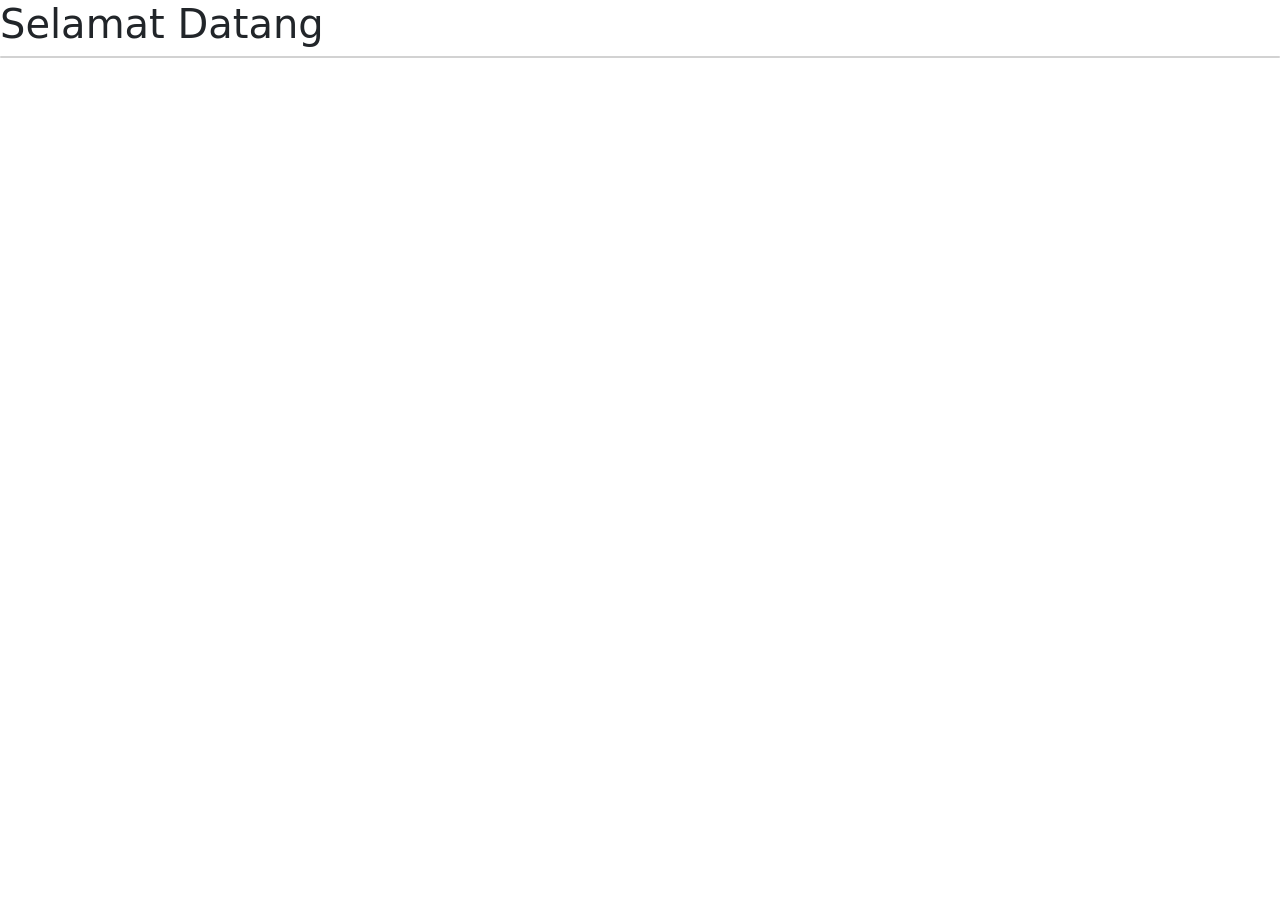
<file: Xavier Pasha I,/index.html>
<!DOCTYPE html>
<html lang="en">
<head>
    <meta charset="UTF-8">
    <meta name="viewport" content="width=device-width, initial-scale=1.0">
    <title>Document</title>
    <link rel="stylesheet" href="css/bootstrap.min.css">
</head>
<body>
    <h1>Selamat Datang</h1>
    <script src="js/bootstrap.min.js"></script>
     <div class="card register">
        
</body>
</html>
</file>
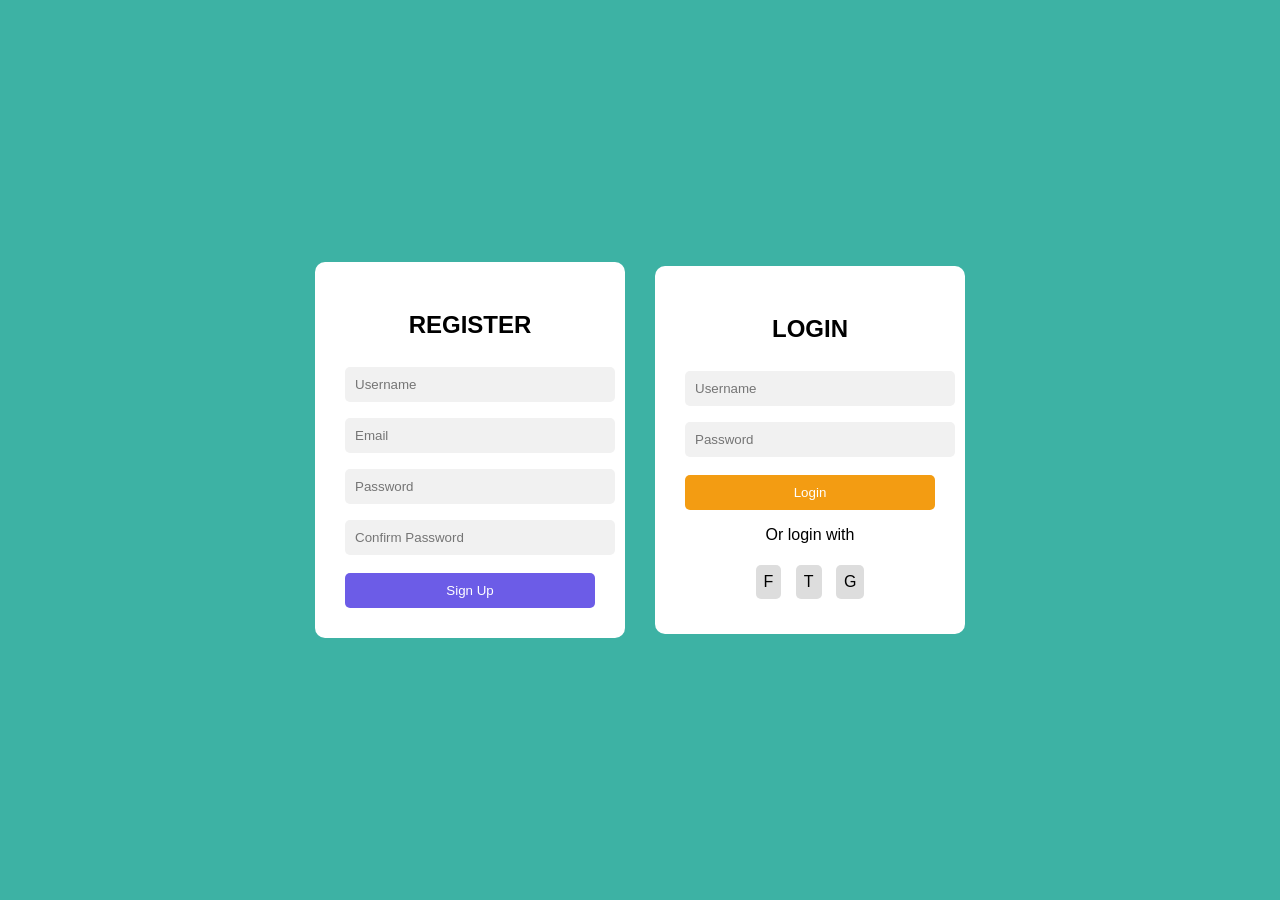
<file: Xavier Pasha I,/Xavier.html>
<!DOCTYPE html>
<html lang="en">
<head>
    <meta charset="UTF-8">
    <title>Form Login Register</title>
    <link rel="stylesheet" href="style.css">
</head>
<body>

<div class="container">
    
    <!-- REGISTER -->
    <div class="card register">
        <h2>REGISTER</h2>
        <input type="text" placeholder="Username">
        <input type="email" placeholder="Email">
        <input type="password" placeholder="Password">
        <input type="password" placeholder="Confirm Password">
        <button>Sign Up</button>
    </div>

    <!-- LOGIN -->
    <div class="card login">
        <h2>LOGIN</h2>
        <input type="text" placeholder="Username">
        <input type="password" placeholder="Password">
        <button>Login</button>

        <div class="social">
            <p>Or login with</p>
            <div class="icons">
                <span>F</span>
                <span>T</span>
                <span>G</span>
            </div>
        </div>
    </div>

</div>

</body>
</html>
</file>
<file: Xavier Pasha I,/style.css>
body {
    margin: 0;
    font-family: Arial, sans-serif;
    background: #3db2a4;
}

.container {
    display: flex;
    justify-content: center;
    align-items: center;
    height: 100vh;
    gap: 30px;
}

.card {
    background: white;
    padding: 30px;
    width: 250px;
    border-radius: 10px;
    text-align: center;
}

.card h2 {
    margin-bottom: 20px;
}

input {
    width: 100%;
    padding: 10px;
    margin: 8px 0;
    border: none;
    background: #f1f1f1;
    border-radius: 5px;
}

button {
    width: 100%;
    padding: 10px;
    border: none;
    margin-top: 10px;
    color: white;
    border-radius: 5px;
    cursor: pointer;
}

.register button {
    background: #6c5ce7;
}

.login button {
    background: #f39c12;
}

.social {
    margin-top: 15px;
}

.icons span {
    display: inline-block;
    background: #ddd;
    padding: 8px;
    margin: 5px;
    border-radius: 5px;
}
</file>
